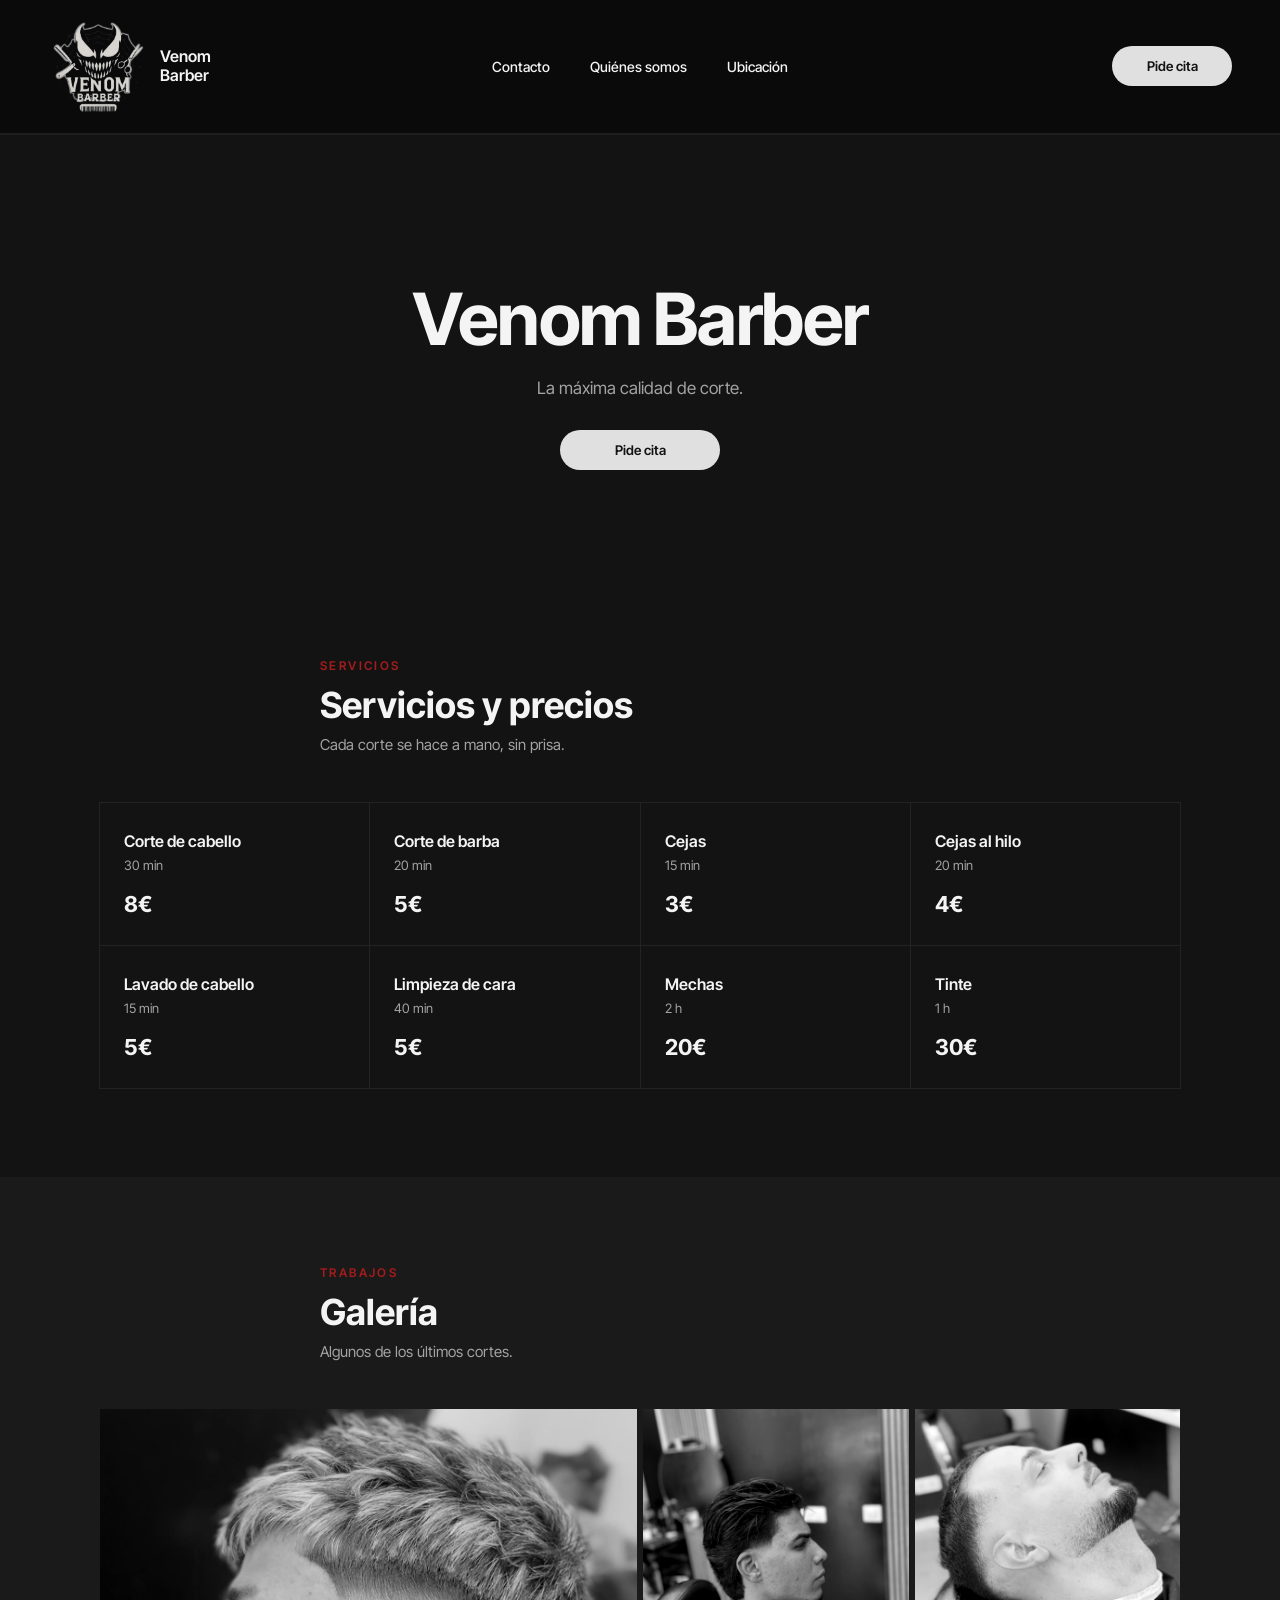
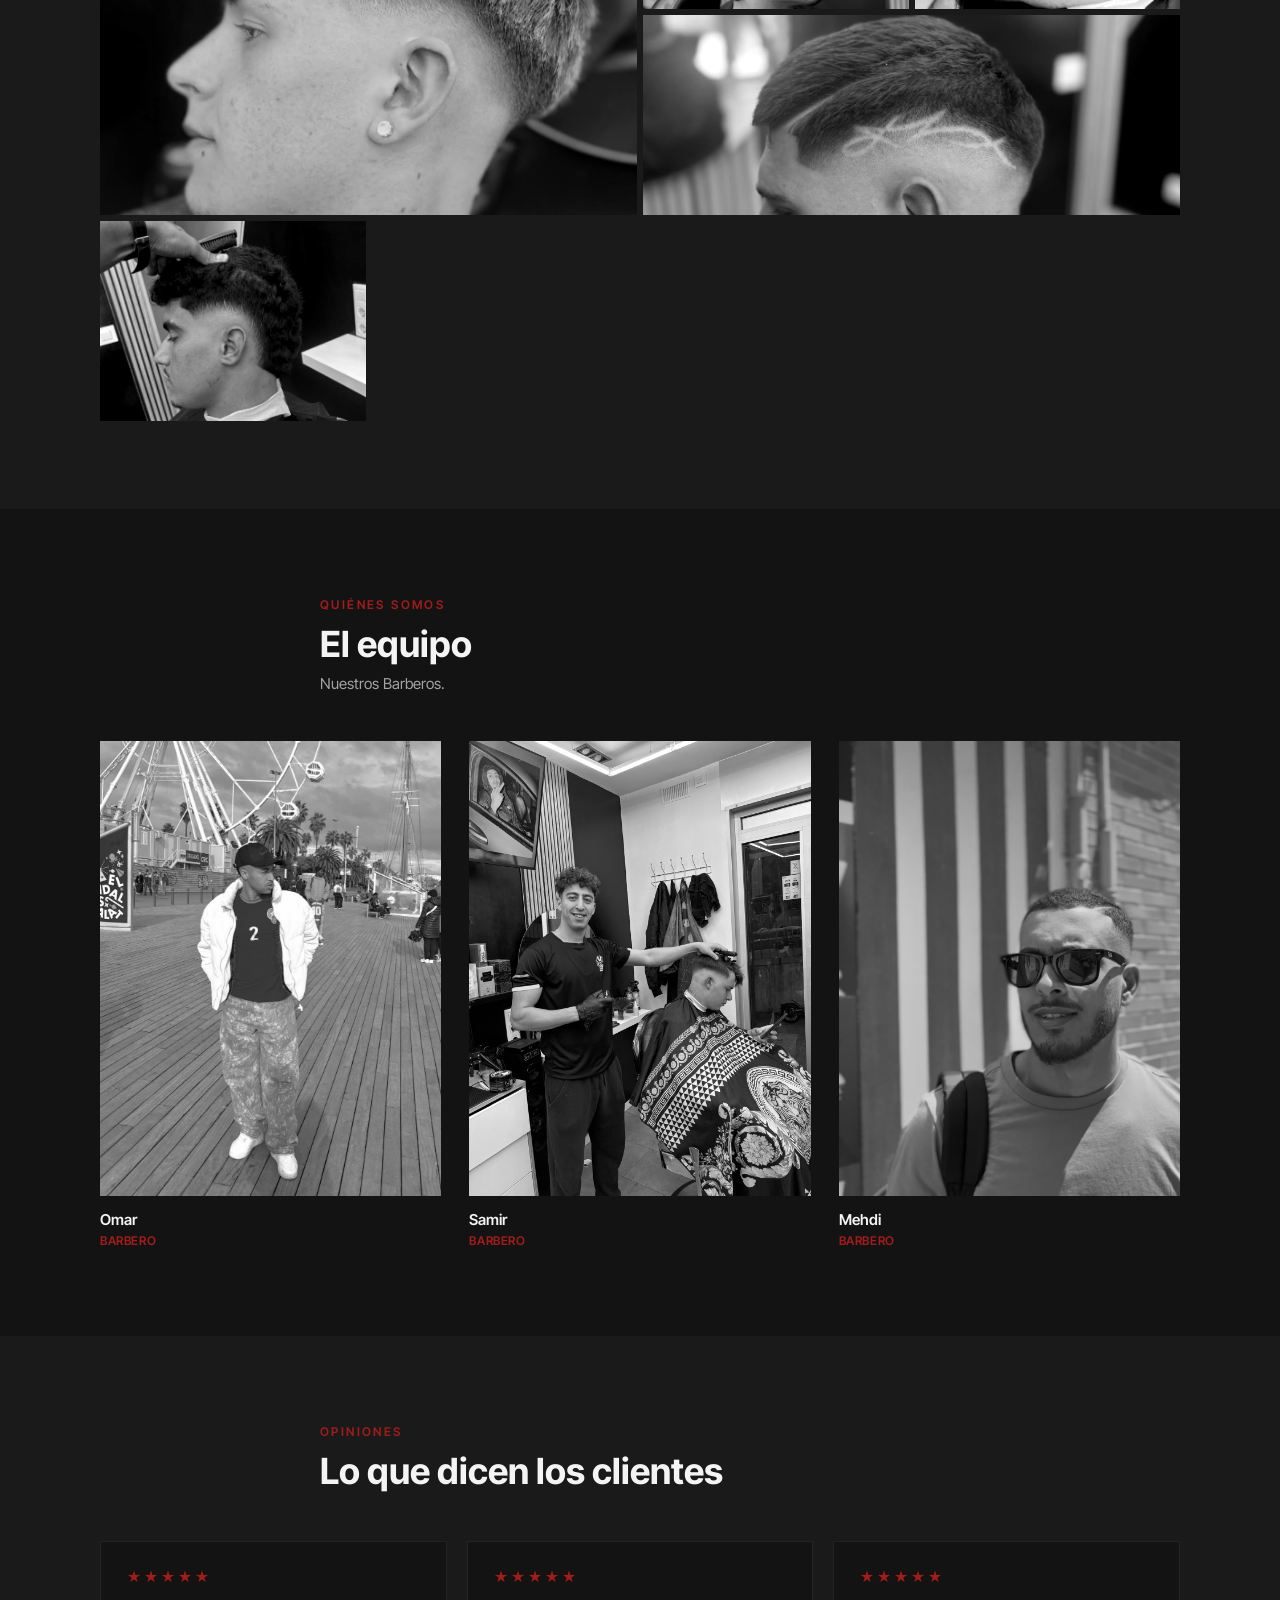
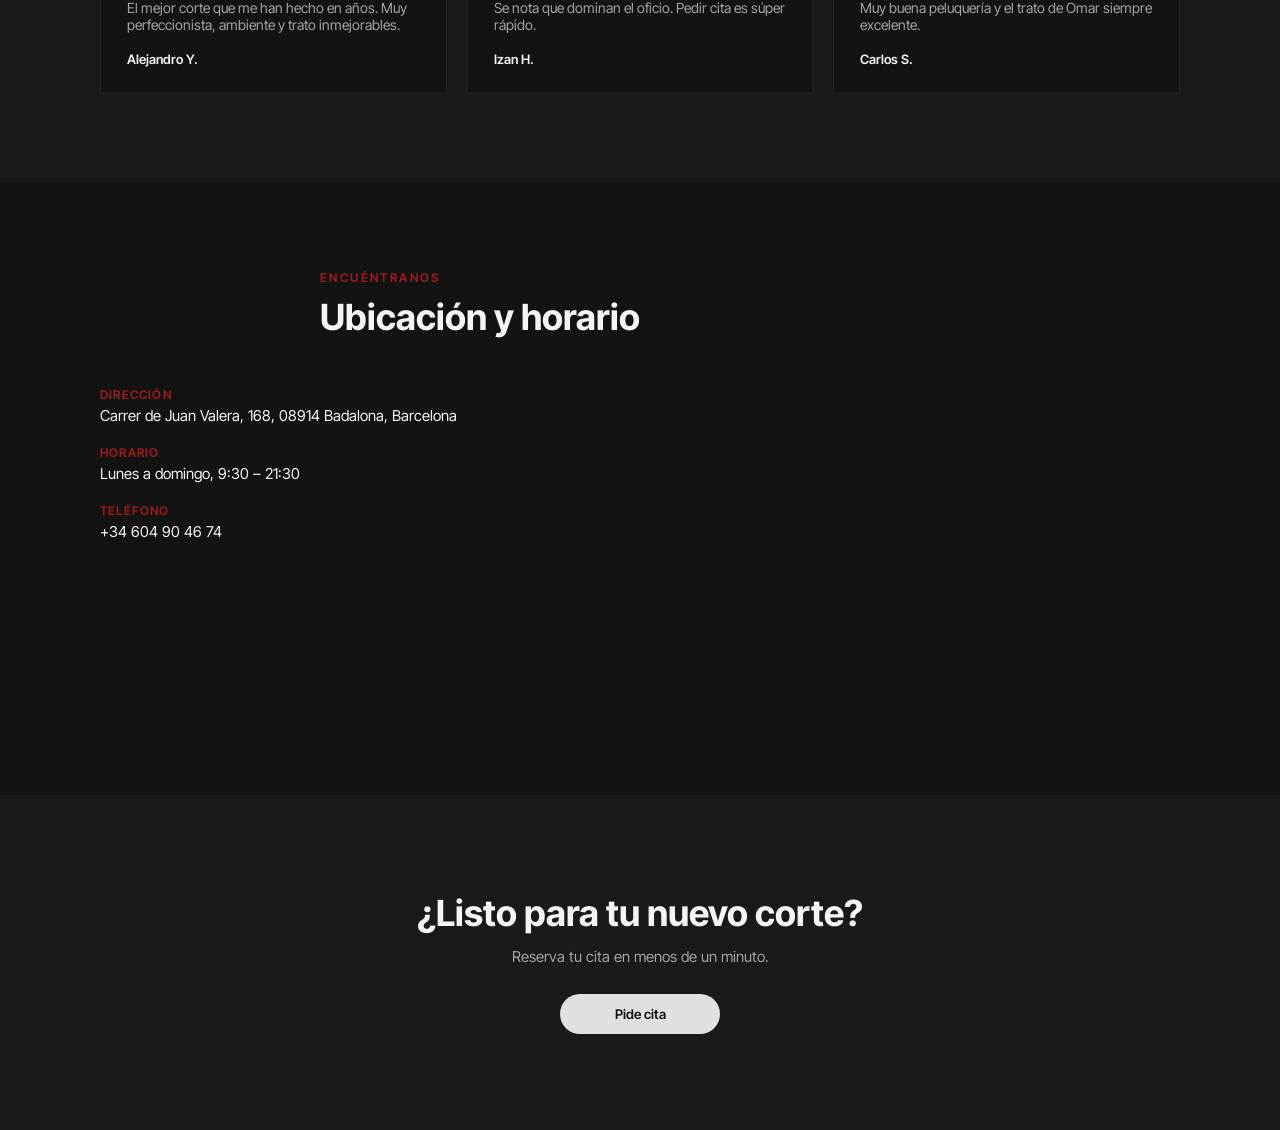
<file: index.html>
<!doctype html>
<html lang="en">
  <head>
    <meta charset="UTF-8" />
    <meta name="viewport" content="width=device-width, initial-scale=1.0" />
    <title>Venom Barber</title>
    <link rel="stylesheet" href="styles.css" />
    <link rel="icon" type="image/png" href="logo.png" />
  </head>
  <body>
    <header>
      <div class="title">
        <img src="logo.png" alt="Venom Barber Logo" class="logo-img" />
        <div>
          <p>Venom</p>
          <p>Barber</p>
        </div>
      </div>

      <nav class="nav-container" id="nav-menu">
        <ul class="lista-nav">
          <li><a href="#contacto">Contacto</a></li>
          <li><a href="#nosotros">Quiénes somos</a></li>
          <li><a href="#ubicacion">Ubicación</a></li>
        </ul>
      </nav>

      <div class="header-right">
        <a href="reservar.html"><button class="btn-head">Pide cita</button></a>
        <button class="menu-toggle" id="menu-btn" aria-label="Abrir menú">
          <span></span>
          <span></span>
          <span></span>
        </button>
      </div>
    </header>

    <main>
      <!-- ===================== HERO ===================== -->
      <section class="hero">
        <h1>Venom Barber</h1>
        <p class="hero-sub">La máxima calidad de corte.</p>
        <a href="reservar.html"><button class="btn-head btn-hero">Pide cita</button></a>
      </section>

      <!-- ===================== SERVICIOS ===================== -->
      <section class="precios" id="servicios">
        <div class="cabecera-seccion">
          <span class="eyebrow">Servicios</span>
          <h2>Servicios y precios</h2>
          <p class="subtitulo">Cada corte se hace a mano, sin prisa.</p>
        </div>

        <div class="grid-servicios">
          <div class="servicio-card">
            <h3>Corte de cabello</h3>
            <p class="servicio-meta">30 min</p>
            <p class="servicio-precio">8€</p>
          </div>

          <div class="servicio-card">
            <h3>Corte de barba</h3>
            <p class="servicio-meta">20 min</p>
            <p class="servicio-precio">5€</p>
          </div>

          <div class="servicio-card">
            <h3>Cejas</h3>
            <p class="servicio-meta">15 min</p>
            <p class="servicio-precio">3€</p>
          </div>

          <div class="servicio-card">
            <h3>Cejas al hilo</h3>
            <p class="servicio-meta">20 min</p>
            <p class="servicio-precio">4€</p>
          </div>

          <div class="servicio-card">
            <h3>Lavado de cabello</h3>
            <p class="servicio-meta">15 min</p>
            <p class="servicio-precio">5€</p>
          </div>

          <div class="servicio-card">
            <h3>Limpieza de cara</h3>
            <p class="servicio-meta">40 min</p>
            <p class="servicio-precio">5€</p>
          </div>

          <div class="servicio-card">
            <h3>Mechas</h3>
            <p class="servicio-meta">2 h</p>
            <p class="servicio-precio">20€</p>
          </div>

          <div class="servicio-card">
            <h3>Tinte</h3>
            <p class="servicio-meta">1 h</p>
            <p class="servicio-precio">30€</p>
          </div>
        </div>
      </section>

      <!-- ===================== GALERÍA ===================== -->
      <section class="galeria seccion-alt" id="galeria">
        <div class="cabecera-seccion">
          <span class="eyebrow">Trabajos</span>
          <h2>Galería</h2>
          <p class="subtitulo">Algunos de los últimos cortes.</p>
        </div>

        <div class="grid-galeria">
          <a class="galeria-item" href="#"
            ><img src="pelao1.jpeg" alt="Corte de pelo en Venom Barber"
          /></a>
          <a class="galeria-item" href="#"
            ><img src="pelao2.jpeg" alt="Arreglo de barba"
          /></a>
          <a class="galeria-item" href="#"
            ><img src="pelao3.jpeg" alt="Interior de la barbería"
          /></a>
          <a class="galeria-item" href="#"
            ><img src="pelao4.png" alt="Detalle de corte"
          /></a>
          <a class="galeria-item" href="#"
            ><img src="pelao5.jpeg" alt="Afeitado clásico"
          /></a>
        </div>
      </section>

      <!-- ===================== EQUIPO ===================== -->
      <section class="equipo" id="nosotros">
        <div class="cabecera-seccion">
          <span class="eyebrow">Quiénes somos</span>
          <h2>El equipo</h2>
          <p class="subtitulo">Nuestros Barberos.</p>
        </div>

        <div class="grid-equipo">
          <div class="equipo-card">
            <div class="equipo-foto">
              <img src="fotobarbero1.jpeg" alt="Barbero de Venom Barber" />
            </div>
            <h3>Omar</h3>
            <p class="equipo-rol">Barbero</p>
          </div>
          <div class="equipo-card">
            <div class="equipo-foto">
              <img
                src="fotobarbero2.jpeg"
                alt="Barbero de Venom Barber"
              />
            </div>
            <h3>Samir</h3>
            <p class="equipo-rol">Barbero</p>
          </div>
          <div class="equipo-card">
            <div class="equipo-foto">
              <img
                src="fotobarbero3.jpeg"
                alt="Barbero de Venom Barber"
              />
            </div>
            <h3>Mehdi</h3>
            <p class="equipo-rol">Barbero</p>
          </div>
        </div>
      </section>

      <!-- ===================== RESEÑAS ===================== -->
      <section class="resenas seccion-alt">
        <div class="cabecera-seccion">
          <span class="eyebrow">Opiniones</span>
          <h2>Lo que dicen los clientes</h2>
        </div>

        <div class="grid-resenas">
          <div class="resena-card">
            <p class="resena-estrellas">★★★★★</p>
            <p class="resena-texto">
              El mejor corte que me han hecho en años. Muy perfeccionista,
              ambiente y trato inmejorables.
            </p>
            <p class="resena-autor">Alejandro Y.</p>
          </div>
          <div class="resena-card">
            <p class="resena-estrellas">★★★★★</p>
            <p class="resena-texto">
              Se nota que dominan el oficio. Pedir cita es súper rápido.
            </p>
            <p class="resena-autor">Izan H.</p>
          </div>
          <div class="resena-card">
            <p class="resena-estrellas">★★★★★</p>
            <p class="resena-texto">
              Muy buena peluquería y el trato de Omar siempre excelente.
            </p>
            <p class="resena-autor">Carlos S.</p>
          </div>
        </div>
      </section>

      <!-- ===================== UBICACIÓN ===================== -->
      <section class="ubicacion" id="ubicacion">
        <div class="cabecera-seccion">
          <span class="eyebrow">Encuéntranos</span>
          <h2>Ubicación y horario</h2>
        </div>

        <div class="bloque-ubicacion">
          <dl class="datos-ubicacion">
            <dt>Dirección</dt>
            <dd>Carrer de Juan Valera, 168, 08914 Badalona, Barcelona</dd>

            <dt>Horario</dt>
            <dd>Lunes a domingo, 9:30 – 21:30</dd>

            <dt>Teléfono</dt>
            <dd>
              <a href="tel:+34604904674" class="telefono">+34 604 90 46 74</a>
            </dd>
          </dl>

          <div class="mapa">
            <iframe src="https://www.google.com/maps/embed?pb=!1m18!1m12!1m3!1d2990.8300429303436!2d2.2232304!3d41.4429093!2m3!1f0!2f0!3f0!3m2!1i1024!2i768!4f13.1!3m3!1m2!1s0x12a4bd4bb83a9267%3A0x9a378af8d278958f!2sVenom%20Barber!5e0!3m2!1ses!2ses!4v1783086568850!5m2!1ses!2ses" width="400" height="300" style="border:0;" allowfullscreen="" loading="lazy" referrerpolicy="strict-origin-when-cross-origin"></iframe>
          </div>
        </div>
      </section>

      <!-- ===================== CTA FINAL ===================== -->
      <section class="cta-final" id="contacto">
        <h2>¿Listo para tu nuevo corte?</h2>
        <p>Reserva tu cita en menos de un minuto.</p>
        <a href="reservar.html"><button class="btn-head btn-cta-final">Pide cita</button></a>
      </section>
    </main>

    <script src="script.js"></script>
  </body>
</html>
</file>
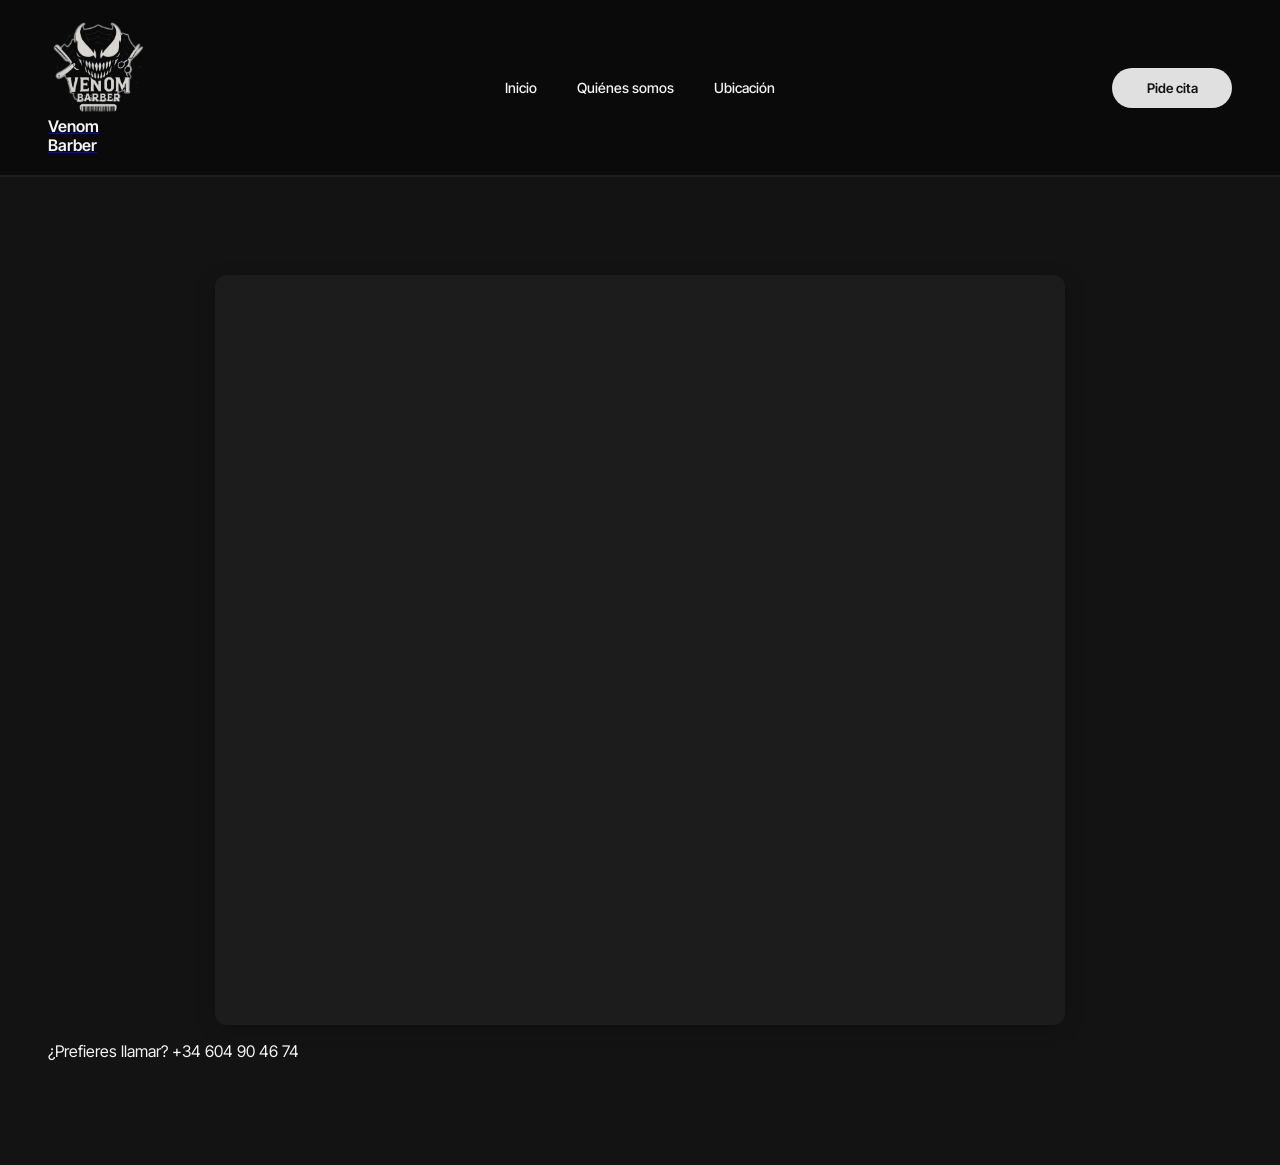
<file: reservar.html>
<!doctype html>
<html lang="es">
  <head>
    <meta charset="UTF-8" />
    <meta name="viewport" content="width=device-width, initial-scale=1.0" />
    <title>Pide tu cita — Venom Barber</title>
    <link rel="stylesheet" href="styles.css" />
    <link rel="icon" type="image/png" href="logo.png" />
  </head>
  <body>
    <header>
      <div class="title">
        <a href="index.html" class="title-link">
          <img src="logo.png" alt="Venom Barber Logo" class="logo-img" />
          <div>
            <p>Venom</p>
            <p>Barber</p>
          </div>
        </a>
      </div>

      <nav class="nav-container" id="nav-menu">
        <ul class="lista-nav">
          <li><a href="index.html">Inicio</a></li>
          <li><a href="index.html#nosotros">Quiénes somos</a></li>
          <li><a href="index.html#ubicacion">Ubicación</a></li>
        </ul>
      </nav>

      <div class="header-right">
        <button class="btn-head btn-head-activo" disabled>Pide cita</button>
        <button class="menu-toggle" id="menu-btn" aria-label="Abrir menú">
          <span></span>
          <span></span>
          <span></span>
        </button>
      </div>
    </header>

    <main>
      <section class="reserva">
        <div class="reserva-card">
          <iframe
            src="https://tidycal.com/venombarberbooking/cita"
            class="tidycal-iframe"
            frameborder="0"
            scrolling="yes"
          ></iframe>
        </div>

        <p class="reserva-nota">
          ¿Prefieres llamar?
          <a href="tel:+34604904674" class="telefono">+34 604 90 46 74</a>
        </p>
      </section>
    </main>

    <!-- SCRIPTS -->
    <script src="script.js"></script>
  </body>
</html>
</file>
<file: styles.css>
@import url("https://fonts.googleapis.com/css2?family=Inter+Tight:wght@400;500;600;700&display=swap");

:root {
  --bg: #131313;
  --bg-alt: #1a1a1a;
  --card: #1c1c1c;
  --borde: #232323;
  --texto: #f4f4f4;
  --texto-suave: #a3a3a3;
  --acento: #a31c1c;
}

body {
  margin: 0;
  padding: 0;
  background-color: var(--bg);
  font-family: "Inter Tight", sans-serif;
}

body h1,
p,
li {
  color: #f4f4f4;
}

main {
  overflow-x: hidden;
}

/* ==========================================================
   🖥️ ESTILOS PARA ORDENADOR (PC)
   ========================================================== */
header {
  display: grid;
  grid-template-columns: 1fr auto 1fr;
  align-items: center;
  position: sticky;
  top: 0;
  padding: 20px 48px;
  background-color: rgba(10, 10, 10, 0.85);
  backdrop-filter: blur(12px);
  -webkit-backdrop-filter: blur(12px);
  border-bottom: solid 2px #1e1e1e;
  z-index: 100;
}

/* Alinea el logo y el texto horizontalmente en PC */
.title {
  justify-self: start;
  display: flex;
  align-items: center;
  gap: 12px;
}

/* Apila las dos 'p' una encima de otra */
.title div {
  display: flex;
  flex-direction: column;
  justify-content: center;
}

.title p {
  margin: 0;
  line-height: 1.2;
  font-weight: 600;
}

.logo-img {
  position: relative;
  width: 100px;
  height: auto;
}

.nav-container {
  grid-column: 2;
  display: flex;
  align-items: center;
}

.lista-nav {
  display: flex;
  align-items: center;
  gap: 40px;
  list-style: none;
  margin: 0;
  padding: 0;
}

.lista-nav li {
  font-size: 14px;
  font-weight: 500;
  transition: 0.3s;
}

.lista-nav a {
  color: #f4f4f4;
  text-decoration: none;
}

.lista-nav li:hover {
  opacity: 0.8;
  transform: translateY(-1px);
}

.header-right {
  grid-column: 3;
  justify-self: end;
  display: flex;
  align-items: center;
  gap: 15px; /* En PC se mantiene junto */
}

.btn-head {
  height: 40px;
  width: 120px;
  background-color: #e0e0e0;
  color: #131313;
  font-weight: 600;
  border: none;
  border-radius: 30px;
  transition: 0.3s;
  cursor: pointer;
  font-family: "Inter Tight", sans-serif;
}

.btn-head:hover {
  opacity: 0.9;
  transform: translateY(-1px);
}

.menu-toggle {
  display: none; /* Escondido en PC */
}

/* ==========================================================
   🏠 HERO
   ========================================================== */
.hero {
  padding: 140px 48px 100px;
  text-align: center;
  display: flex;
  flex-direction: column;
  align-items: center;
}

.hero h1 {
  font-size: clamp(40px, 7vw, 72px);
  font-weight: 700;
  letter-spacing: -0.02em;
  margin: 0 0 16px;
}

.hero-sub {
  color: var(--texto-suave);
  font-size: 17px;
  max-width: 420px;
  margin: 0 0 32px;
}

.btn-hero {
  width: 160px;
}

/* ==========================================================
   📐 UTILIDADES DE SECCIÓN
   ========================================================== */
section {
  padding: 88px 48px;
}

.seccion-alt {
  background-color: var(--bg-alt);
}

.cabecera-seccion {
  max-width: 640px;
  margin: 0 auto 48px;
  text-align: left;
}

.eyebrow {
  display: block;
  font-size: 12px;
  letter-spacing: 0.2em;
  text-transform: uppercase;
  color: var(--acento);
  font-weight: 600;
  margin-bottom: 10px;
}

.cabecera-seccion h2 {
  color: var(--texto);
  font-size: clamp(26px, 4vw, 36px);
  font-weight: 700;
  margin: 0 0 8px;
}

.subtitulo {
  color: var(--texto-suave);
  font-size: 15px;
  margin: 0;
}

/* ==========================================================
   💈 SERVICIOS
   ========================================================== */
.grid-servicios {
  display: grid;
  grid-template-columns: repeat(auto-fit, minmax(220px, 1fr));
  gap: 1px;
  background-color: var(--borde);
  border: 1px solid var(--borde);
  max-width: 1080px;
  margin: 0 auto;
}

.servicio-card {
  background-color: var(--bg);
  padding: 28px 24px;
  transition: background-color 0.25s ease;
}

.servicio-card:hover {
  background-color: var(--card);
}

.servicio-card h3 {
  color: var(--texto);
  font-size: 16px;
  font-weight: 600;
  margin: 0 0 6px;
}

.servicio-meta {
  color: var(--texto-suave);
  font-size: 13px;
  margin: 0 0 18px;
}

.servicio-precio {
  color: var(--texto);
  font-size: 22px;
  font-weight: 700;
  margin: 0;
}

/* ==========================================================
   📸 GALERÍA
   ========================================================== */
.grid-galeria {
  display: grid;
  grid-template-columns: repeat(4, 1fr);
  grid-auto-rows: 200px;
  gap: 6px;
  max-width: 1080px;
  margin: 0 auto;
}

.grid-galeria a:nth-child(1) {
  grid-column: span 2;
  grid-row: span 2;
}

.grid-galeria a:nth-child(4) {
  grid-column: span 2;
}

.galeria-item {
  position: relative;
  display: block;
  overflow: hidden;
  background-color: var(--card);
}

.galeria-item img {
  width: 100%;
  height: 100%;
  object-fit: cover;
  display: block;
  filter: grayscale(100%) contrast(1.1);
  transform: scale(1.02);
  transition: transform 0.5s ease, filter 0.5s ease;
}

.galeria-item:hover img {
  transform: scale(1.08);
  filter: grayscale(40%) contrast(1.15);
}

/* ==========================================================
   👤 EQUIPO
   ========================================================== */
.grid-equipo {
  display: grid;
  grid-template-columns: repeat(auto-fit, minmax(200px, 1fr));
  gap: 28px;
  max-width: 1080px;
  margin: 0 auto;
}

.equipo-foto {
  width: 100%;
  aspect-ratio: 3 / 4;
  background-color: var(--card);
  overflow: hidden;
  margin-bottom: 14px;
}

.equipo-foto img {
  width: 100%;
  height: 100%;
  object-fit: cover;
  filter: grayscale(100%);
}

.equipo-card h3 {
  color: var(--texto);
  font-size: 15px;
  font-weight: 600;
  margin: 0 0 4px;
}

.equipo-rol {
  color: var(--acento);
  font-size: 12px;
  font-weight: 600;
  letter-spacing: 0.05em;
  text-transform: uppercase;
  margin: 0;
}

/* ==========================================================
   ⭐ RESEÑAS
   ========================================================== */
.grid-resenas {
  display: grid;
  grid-template-columns: repeat(auto-fit, minmax(260px, 1fr));
  gap: 20px;
  max-width: 1080px;
  margin: 0 auto;
}

.resena-card {
  background-color: var(--bg);
  border: 1px solid var(--borde);
  padding: 26px;
}

.resena-estrellas {
  color: var(--acento);
  letter-spacing: 3px;
  font-size: 14px;
  margin: 0 0 14px;
}

.resena-texto {
  color: var(--texto-suave);
  font-size: 14px;
  margin: 0 0 18px;
}

.resena-autor {
  color: var(--texto);
  font-size: 13px;
  font-weight: 600;
  margin: 0;
}

/* ==========================================================
   📍 UBICACIÓN
   ========================================================== */
.bloque-ubicacion {
  display: grid;
  grid-template-columns: 1fr 1fr;
  gap: 40px;
  max-width: 1080px;
  margin: 0 auto;
  align-items: start;
}

.datos-ubicacion {
  margin: 0;
}

.datos-ubicacion dt {
  color: var(--acento);
  font-size: 12px;
  font-weight: 600;
  letter-spacing: 0.1em;
  text-transform: uppercase;
  margin-top: 20px;
}

.datos-ubicacion dt:first-child {
  margin-top: 0;
}

.datos-ubicacion dd {
  color: var(--texto);
  font-size: 15px;
  margin: 4px 0 0;
}

.mapa-placeholder {
  width: 100%;
  aspect-ratio: 4 / 3;
  background-color: var(--card);
  border: 1px solid var(--borde);
  display: flex;
  align-items: center;
  justify-content: center;
  color: var(--texto-suave);
  font-size: 13px;
}

/* ==========================================================
   📣 CTA FINAL
   ========================================================== */
.cta-final {
  background-color: var(--bg-alt);
  text-align: center;
  padding: 96px 24px;
}

.cta-final h2 {
  color: var(--texto);
  font-size: clamp(26px, 4vw, 36px);
  font-weight: 700;
  margin: 0 0 12px;
}

.cta-final p {
  color: var(--texto-suave);
  font-size: 15px;
  margin: 0 0 28px;
}

.btn-cta-final {
  width: 160px;
  margin: 0 auto;
}

/* ==========================================================
   📱 ESTILOS PARA MÓVILES (Menos de 768px)
   ========================================================== */
@media (max-width: 768px) {
  header {
    display: flex;
    justify-content: space-between;
    padding: 12px 24px;
  }

  /* Alinea en horizontal el logo y el texto dentro del enlace */
.title-link {
  display: flex;
  align-items: center;
  gap: 12px; /* Espacio de separación entre el logo y el texto */
  text-decoration: none; /* Elimina el subrayado morado/azul de los textos */
}
  /* Asegura que en móvil el logo y el texto sigan juntos en horizontal */
  .title {
    display: flex;
    align-items: center;
    gap: 10px;
  }

  .logo-img {
    width: 65px; /* Ajustado un poco para que conviva mejor con el texto */
  }

  .title p {
    font-size: 14px; /* Un pelo más pequeña en móvil para que no sature */
  }

  .header-right {
    display: flex;
    align-items: center;
    gap: 40px; /* Aquí mantengo tu separación grande con las rayas */
  }

  .menu-toggle {
    display: flex;
    flex-direction: column;
    justify-content: space-between;
    width: 26px;
    height: 18px;
    background: none;
    border: none;
    cursor: pointer;
    padding: 0;
    z-index: 110;
  }

  .menu-toggle span {
    width: 100%;
    height: 2px;
    background-color: #f4f4f4;
    transition: 0.3s;
  }

  .nav-container {
    position: fixed;
    top: 0;
    right: -100%;
    width: 80%;
    height: 100vh;
    background-color: #0a0a0a;
    display: flex;
    flex-direction: column;
    justify-content: center;
    align-items: center;
    transition: 0.4s ease-in-out;
    z-index: 105;
    box-shadow: -5px 0 15px rgba(0, 0, 0, 0.5);
  }

  .nav-container.active {
    right: 0;
  }

  .lista-nav {
    flex-direction: column;
    gap: 35px;
  }

  .lista-nav li {
    font-size: 22px;
  }

  .menu-toggle.active span:nth-child(1) {
    transform: translateY(8px) rotate(45deg);
  }
  .menu-toggle.active span:nth-child(2) {
    opacity: 0;
  }
  .menu-toggle.active span:nth-child(3) {
    transform: translateY(-8px) rotate(-45deg);
  }

  /* --- cuerpo en móvil --- */
  .hero {
    padding: 80px 24px 64px;
  }

  section {
    padding: 64px 24px;
  }

  .cabecera-seccion {
    text-align: left;
  }

  .grid-galeria {
    grid-template-columns: repeat(2, 1fr);
    grid-auto-rows: 150px;
  }

  .grid-galeria a:nth-child(1) {
    grid-column: span 2;
    grid-row: span 1;
  }

  .grid-galeria a:nth-child(4) {
    grid-column: span 1;
  }

  .bloque-ubicacion {
    grid-template-columns: 1fr;
  }
}
.telefono{
    text-decoration: none;
    color: inherit;
}

.mapa {
    width: 100%;
    height: 320px;
    border-radius: 16px;
    overflow: hidden;
}

.mapa iframe {
    width: 100%;
    height: 100%;
    border: none;
}



/* Contenedor de la tarjeta */
.reserva-card {
  width: 100%;
  max-width: 850px;
  margin: 0 auto;
  margin-top: 10px;
  background-color: var(--card);
  border-radius: 12px;
  overflow: hidden; /* Evita que nada sobresalga de las esquinas redondeadas */
  box-shadow: 0 4px 20px rgba(0, 0, 0, 0.2);
}

/* ==========================================================
   Tidycal — iframe directo (sin embed.js)
   ========================================================== */

/* El elemento iframe propiamente dicho.
   Al ser un iframe estático con altura fija (no gestionado por el script
   de auto-resize de TidyCal), no depende de que ningún navegador calcule
   bien nada: si el contenido interno es más alto que el iframe, aparece
   scroll nativo dentro de la caja gracias a scrolling="yes" en el HTML. */
.tidycal-iframe {
  width: 100%;
  height: 750px; /* Altura ideal en PC para ver el calendario completo */
  display: block;
  background-color: transparent;
  border: none;
}

/* ==========================================================
   ADAPTACIÓN PARA MÓVILES (Menos de 768px)
   ========================================================== */
@media (max-width: 768px) {
  .hero {
    padding: 60px 16px 20px !important;
  }
  .hero-reserva {
    padding-top: 100px !important;
  }

  /* En móvil limitamos la altura del iframe para que quepa la confirmación
     sin dejar hueco vacío debajo */
  .tidycal-iframe {
    height: 620px;
  }

  .reserva {
    padding: 0 16px !important;
  }
}

/* ==========================================================
   ✅ PÁGINA DE CONFIRMACIÓN (redirect tras reserva en TidyCal)
   ========================================================== */
.confirmacion {
  min-height: calc(100vh - 84px);
  display: flex;
  flex-direction: column;
  align-items: center;
  justify-content: center;
  text-align: center;
  padding: 64px 24px;
}

.confirmacion-card {
  max-width: 420px;
  width: 100%;
}

.confirmacion-icono {
  width: 56px;
  height: 56px;
  margin: 0 auto 20px;
  border-radius: 50%;
  border: 2px solid var(--acento);
  color: var(--acento);
  display: flex;
  align-items: center;
  justify-content: center;
  font-size: 26px;
}

.confirmacion-card h1 {
  color: var(--texto);
  font-size: clamp(24px, 5vw, 32px);
  font-weight: 700;
  margin: 0 0 12px;
}

.confirmacion-card p {
  color: var(--texto-suave);
  font-size: 15px;
  margin: 0 0 28px;
}

.btn-confirmacion-volver {
  display: inline-flex;
  align-items: center;
  justify-content: center;
  text-decoration: none;
}

.confirmacion .reserva-nota {
  margin-top: 24px;
  color: var(--texto-suave);
  font-size: 14px;
}
</file>
